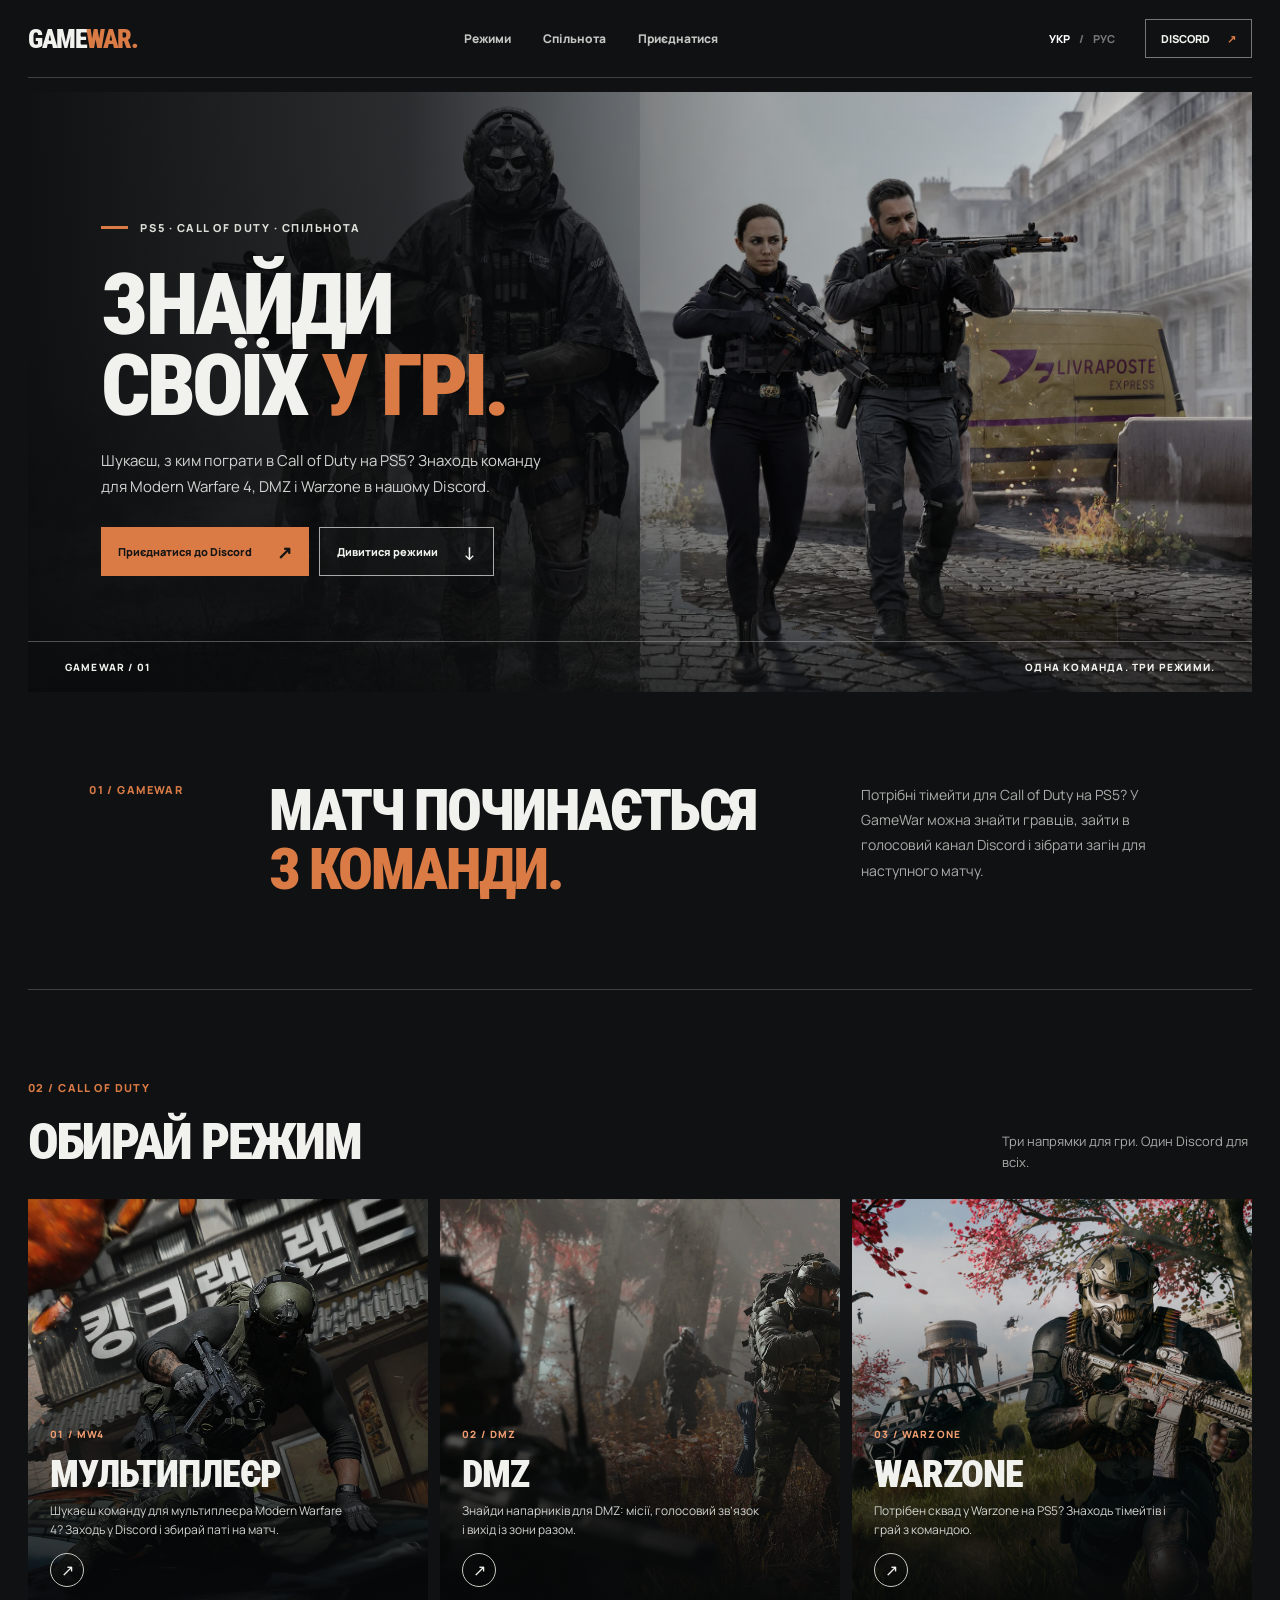
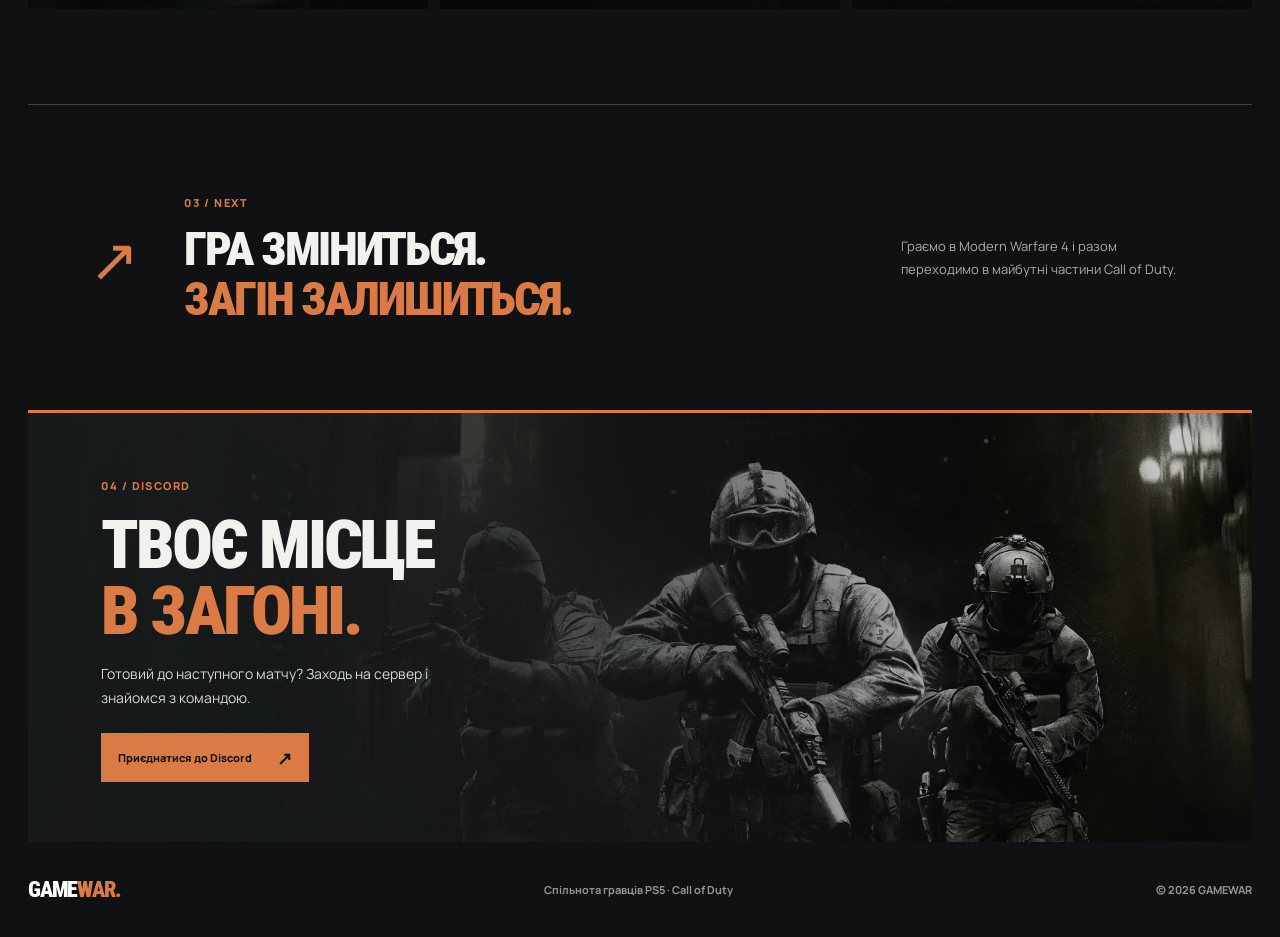
<file: index.html>
<!doctype html>
<html lang="uk"><head><meta charset="utf-8"><meta name="viewport" content="width=device-width,initial-scale=1"><meta name="theme-color" content="#101112"><meta name="description" content="Шукаєш тімейтів для Call of Duty на PS5? Знайди загін для Modern Warfare 4, DMZ та Warzone в Discord-спільноті GameWar."><title>З ким пограти в Call of Duty на PS5 — команда для Warzone і DMZ | GameWar</title><link rel="stylesheet" href="styles.css"><link rel="canonical" href="https://gamewar.fun/"><link rel="alternate" href="https://gamewar.fun/" hreflang="uk"><link rel="alternate" href="https://gamewar.fun/ru/" hreflang="ru"><link rel="alternate" href="https://gamewar.fun/" hreflang="x-default"><link rel="icon" href="https://gamewar.fun/favicon.svg"><link rel="shortcut icon" href="https://gamewar.fun/favicon.ico"><meta property="og:type" content="website"><meta property="og:site_name" content="GameWar"><meta property="og:locale" content="uk_UA"><meta property="og:title" content="З ким пограти в Call of Duty на PS5 — команда для Warzone і DMZ | GameWar"><meta property="og:description" content="Шукаєш тімейтів для Call of Duty на PS5? Знайди загін для Modern Warfare 4, DMZ та Warzone в Discord-спільноті GameWar."><meta property="og:url" content="https://gamewar.fun/"><meta property="og:image" content="https://gamewar.fun/assets/og-gamewar.jpg"><meta property="og:image:width" content="1200"><meta property="og:image:height" content="630"><meta property="og:image:alt" content="GameWar — загін для твоєї гри в Call of Duty на PS5"><meta name="twitter:card" content="summary_large_image"><meta name="twitter:image" content="https://gamewar.fun/assets/og-gamewar.jpg"></head>
<body><div class="site" id="top"><header class="header"><a href="#top" class="logo" aria-label="GameWar">GAME<span>WAR</span><i>.</i></a><nav class="nav" aria-label="Навігація"><a href="#modes" data-i18n="navModes">Режими</a><a href="#community" data-i18n="navCommunity">Спільнота</a><a href="#join" data-i18n="navJoin">Приєднатися</a></nav><div class="header-right"><div class="language" aria-label="Мова сайту"><button type="button" data-lang="uk" class="active" aria-pressed="true" data-target="">УКР</button><span>/</span><button type="button" data-lang="ru" aria-pressed="false" class="" data-target="/ru/">РУС</button></div><a class="header-discord discord-link" href="https://discord.com/invite/mzwFcDHk5Z" target="_blank" rel="noopener noreferrer">DISCORD <span>↗</span></a><button class="menu-toggle" type="button" aria-label="Відкрити меню" aria-expanded="false">☰</button></div></header>
<main><section class="hero"><div class="hero-image"></div><div class="hero-overlay"></div><div class="hero-content"><div class="hero-topline"><span class="accent-line"></span><span data-i18n="heroEyebrow">PS5 · CALL OF DUTY · СПІЛЬНОТА</span></div><h1 data-i18n-html="heroTitle">ЗНАЙДИ<br>СВОЇХ <em>У ГРІ.</em></h1><p data-i18n="heroText">Шукаєш, з ким пограти в Call of Duty на PS5? Знаходь команду для Modern Warfare 4, DMZ і Warzone в нашому Discord.</p><div class="hero-actions"><a class="button button-main discord-link" href="https://discord.com/invite/mzwFcDHk5Z" target="_blank" rel="noopener noreferrer"><span data-i18n="joinDiscord">Приєднатися до Discord</span><b>↗</b></a><a class="button button-outline" href="#modes"><span data-i18n="viewModes">Дивитися режими</span><b>↓</b></a></div></div><div class="hero-caption"><span>GAMEWAR / 01</span><span data-i18n="heroCaption">ОДНА КОМАНДА. ТРИ РЕЖИМИ.</span></div></section>
<section class="content-intro" id="community"><div class="intro-index">01 / GAMEWAR</div><h2 data-i18n-html="introTitle">МАТЧ ПОЧИНАЄТЬСЯ<br><em>З КОМАНДИ.</em></h2><p data-i18n="introText">Потрібні тімейти для Call of Duty на PS5? У GameWar можна знайти гравців, зайти в голосовий канал Discord і зібрати загін для наступного матчу.</p></section>
<section class="modes-section" id="modes"><div class="section-head"><div><span class="section-index">02 / CALL OF DUTY</span><h2 data-i18n="modesTitle">ОБИРАЙ РЕЖИМ</h2></div><p data-i18n="modesIntro">Три напрямки для гри. Один Discord для всіх.</p></div><div class="modes-grid">
<article class="mode-card multiplayer"><div class="card-image"></div><div class="card-shade"></div><div class="card-content"><span class="card-number">01 / MW4</span><h3 data-i18n="multiplayer">МУЛЬТИПЛЕЄР</h3><p data-i18n="multiplayerText">Шукаєш команду для мультиплеєра Modern Warfare 4? Заходь у Discord і збирай паті на матч.</p><span class="card-mark">↗</span></div></article>
<article class="mode-card dmz"><div class="card-image"></div><div class="card-shade"></div><div class="card-content"><span class="card-number">02 / DMZ</span><h3>DMZ</h3><p data-i18n="dmzText">Знайди напарників для DMZ: місії, голосовий зв’язок і вихід із зони разом.</p><span class="card-mark">↗</span></div></article>
<article class="mode-card warzone"><div class="card-image"></div><div class="card-shade"></div><div class="card-content"><span class="card-number">03 / WARZONE</span><h3>WARZONE</h3><p data-i18n="warzoneText">Потрібен сквад у Warzone на PS5? Знаходь тімейтів і грай з командою.</p><span class="card-mark">↗</span></div></article></div></section>
<section class="future"><div class="future-icon">↗</div><div><span class="section-index">03 / NEXT</span><h2 data-i18n-html="futureTitle">ГРА ЗМІНИТЬСЯ.<br><em>ЗАГІН ЗАЛИШИТЬСЯ.</em></h2></div><p data-i18n="futureText">Граємо в Modern Warfare 4 і разом переходимо в майбутні частини Call of Duty.</p></section>
<section class="join" id="join"><div class="join-content"><span class="section-index">04 / DISCORD</span><h2 data-i18n-html="joinTitle">ТВОЄ МІСЦЕ<br><em>В ЗАГОНІ.</em></h2><p data-i18n="joinText">Готовий до наступного матчу? Заходь на сервер і знайомся з командою.</p><a class="button button-dark discord-link" href="https://discord.com/invite/mzwFcDHk5Z" target="_blank" rel="noopener noreferrer"><span data-i18n="joinDiscord">Приєднатися до Discord</span><b>↗</b></a></div></section></main><footer><a href="#top" class="logo">GAME<span>WAR</span><i>.</i></a><span data-i18n="footerText">Спільнота гравців PS5 · Call of Duty</span><span>© <span id="year"></span> GAMEWAR</span></footer></div>
<dialog id="invite-dialog"><button class="dialog-close" type="button" aria-label="Закрити">×</button><span class="dialog-tag">GAMEWAR / DISCORD</span><h2 data-i18n="dialogTitle">ПОСИЛАННЯ ЩЕ НЕ ДОДАНО</h2><p data-i18n="dialogText">Додайте запрошення Discord у файл script.js, щоб кнопки відкривали сервер.</p><button class="dialog-ok" type="button" data-i18n="dialogOk">Зрозуміло</button></dialog><script src="script.js"></script></body></html>
</file>
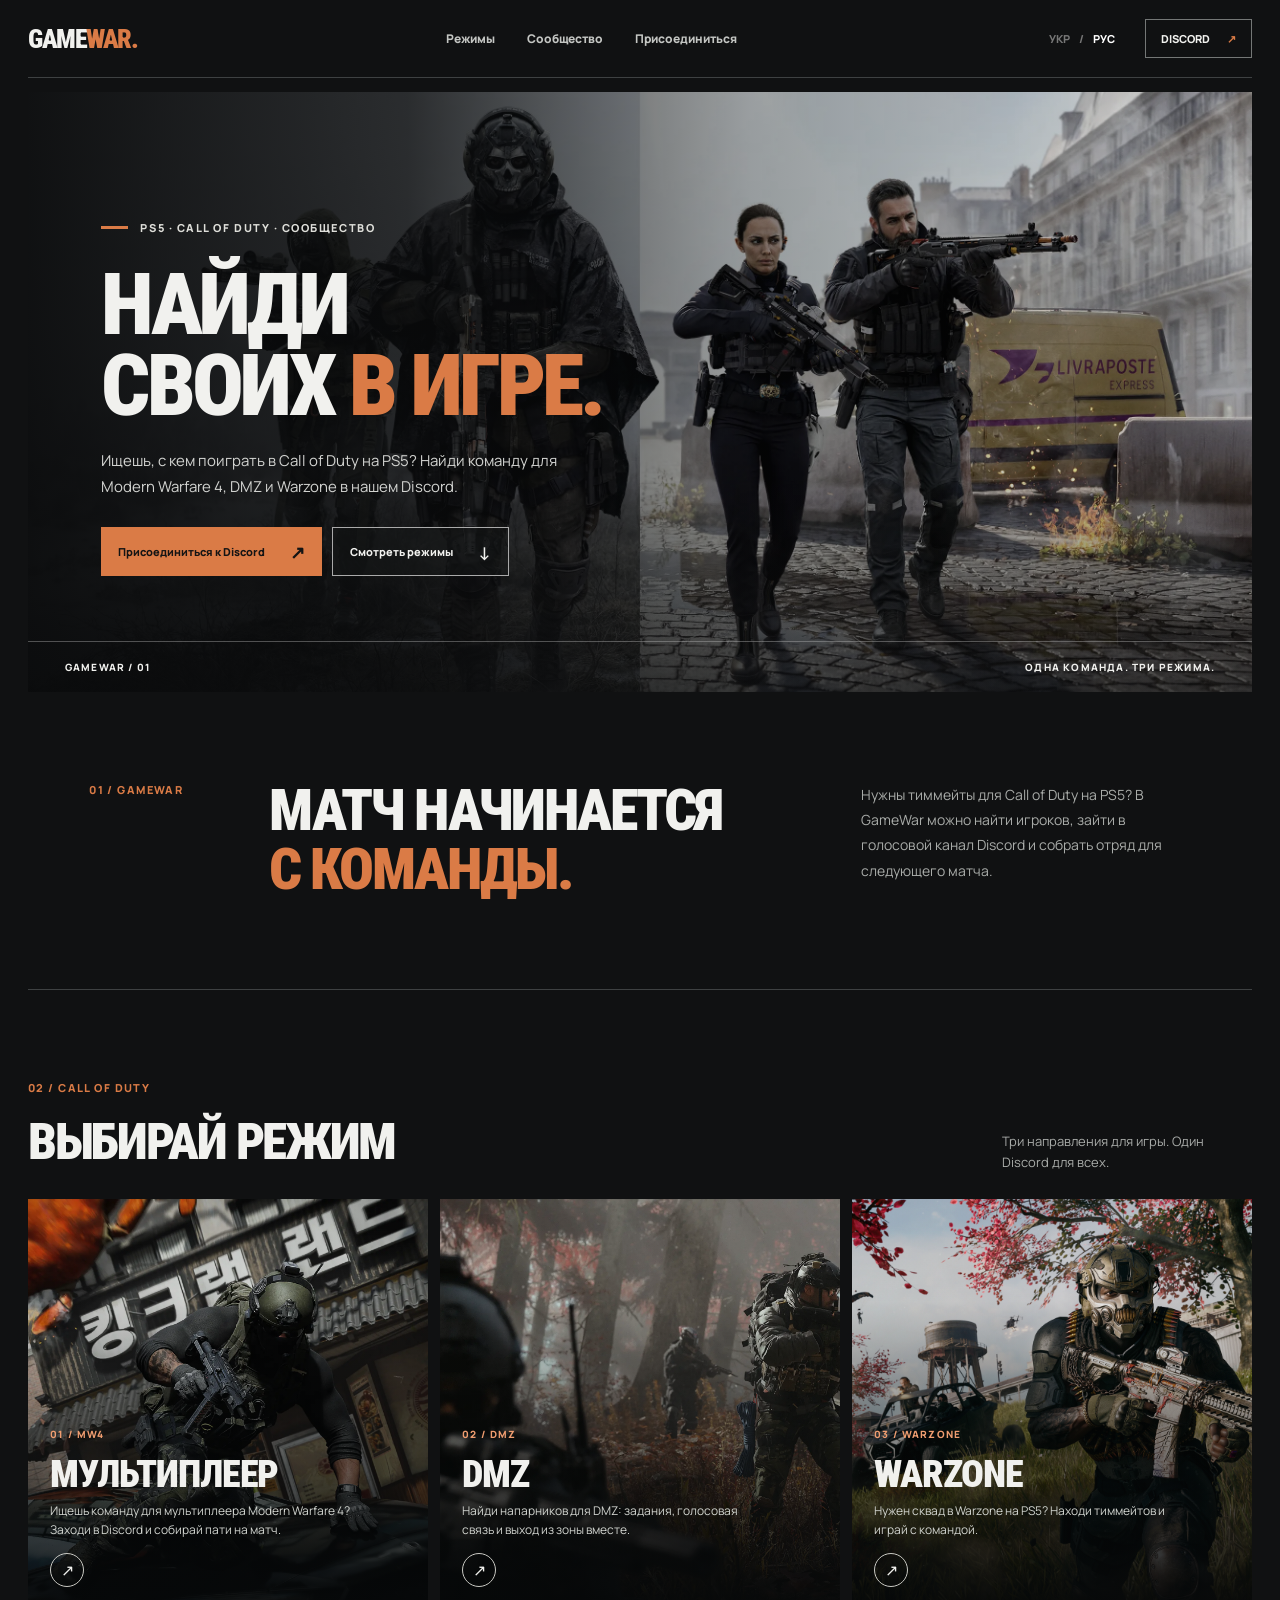
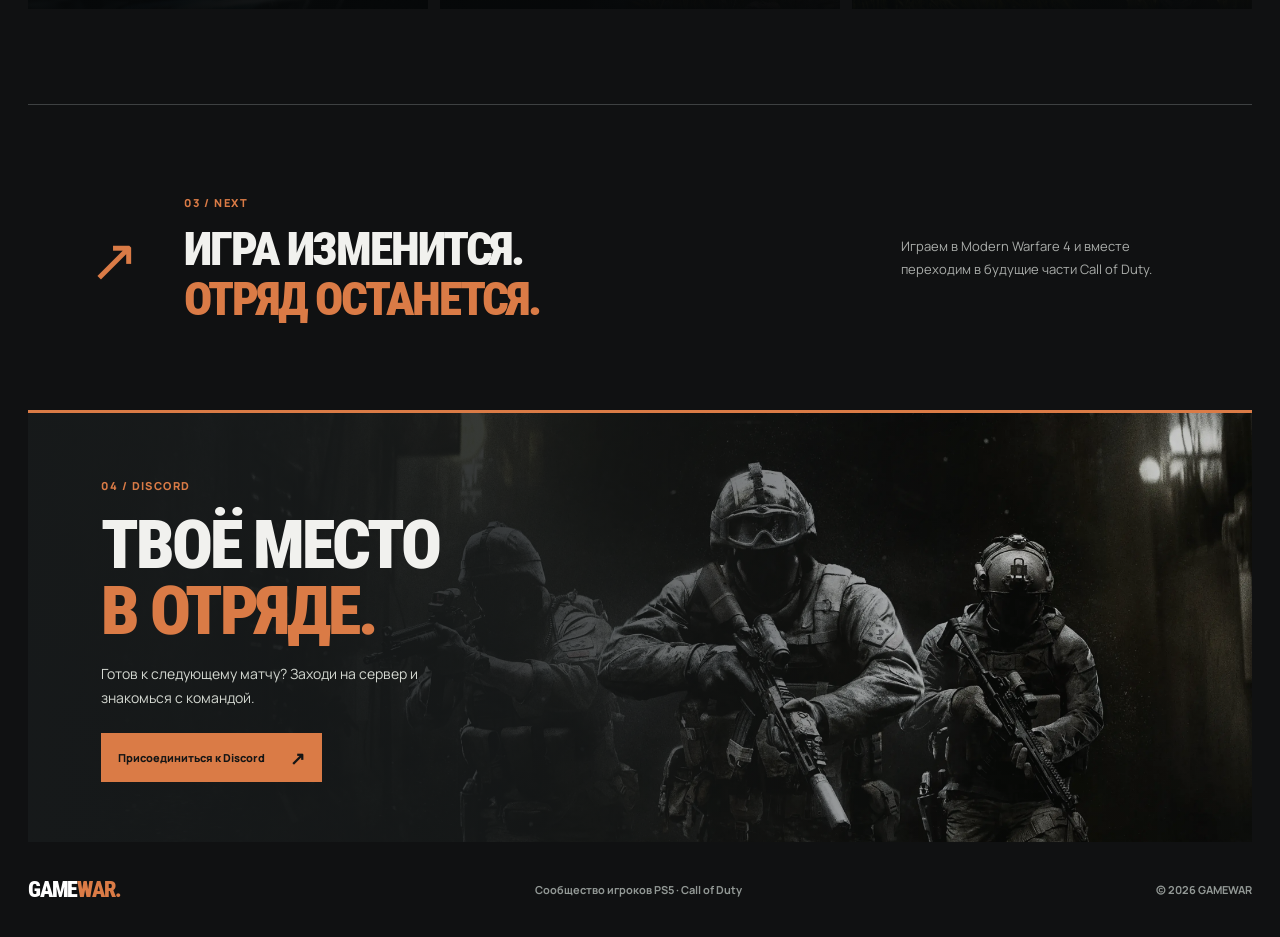
<file: ru/index.html>
<!doctype html>
<html lang="ru"><head><meta charset="utf-8"><meta name="viewport" content="width=device-width,initial-scale=1"><meta name="theme-color" content="#101112"><meta name="description" content="Ищешь тиммейтов для Call of Duty на PS5? Найди отряд для Modern Warfare 4, DMZ и Warzone в Discord-сообществе GameWar."><title>С кем поиграть в Call of Duty на PS5 — команда для Warzone и DMZ | GameWar</title><link rel="stylesheet" href="../styles.css"><link rel="canonical" href="https://gamewar.fun/ru/"><link rel="alternate" href="https://gamewar.fun/" hreflang="uk"><link rel="alternate" href="https://gamewar.fun/ru/" hreflang="ru"><link rel="alternate" href="https://gamewar.fun/" hreflang="x-default"><link rel="icon" href="https://gamewar.fun/favicon.svg"><link rel="shortcut icon" href="https://gamewar.fun/favicon.ico"><meta property="og:type" content="website"><meta property="og:site_name" content="GameWar"><meta property="og:locale" content="ru_RU"><meta property="og:title" content="С кем поиграть в Call of Duty на PS5 — команда для Warzone и DMZ | GameWar"><meta property="og:description" content="Ищешь тиммейтов для Call of Duty на PS5? Найди отряд для Modern Warfare 4, DMZ и Warzone в Discord-сообществе GameWar."><meta property="og:url" content="https://gamewar.fun/ru/"><meta property="og:image" content="https://gamewar.fun/assets/og-gamewar.jpg"><meta property="og:image:width" content="1200"><meta property="og:image:height" content="630"><meta property="og:image:alt" content="GameWar — загін для твоєї гри в Call of Duty на PS5"><meta name="twitter:card" content="summary_large_image"><meta name="twitter:image" content="https://gamewar.fun/assets/og-gamewar.jpg"></head>
<body><div class="site" id="top"><header class="header"><a href="#top" class="logo" aria-label="GameWar">GAME<span>WAR</span><i>.</i></a><nav class="nav" aria-label="Навігація"><a href="#modes" data-i18n="navModes">Режимы</a><a href="#community" data-i18n="navCommunity">Сообщество</a><a href="#join" data-i18n="navJoin">Присоединиться</a></nav><div class="header-right"><div class="language" aria-label="Мова сайту"><button type="button" data-lang="uk" class="" aria-pressed="false" data-target="/">УКР</button><span>/</span><button type="button" data-lang="ru" aria-pressed="true" class="active" data-target="">РУС</button></div><a class="header-discord discord-link" href="https://discord.com/invite/mzwFcDHk5Z" target="_blank" rel="noopener noreferrer">DISCORD <span>↗</span></a><button class="menu-toggle" type="button" aria-label="Відкрити меню" aria-expanded="false">☰</button></div></header>
<main><section class="hero"><div class="hero-image"></div><div class="hero-overlay"></div><div class="hero-content"><div class="hero-topline"><span class="accent-line"></span><span data-i18n="heroEyebrow">PS5 · CALL OF DUTY · СООБЩЕСТВО</span></div><h1 data-i18n-html="heroTitle">НАЙДИ<br>СВОИХ <em>В ИГРЕ.</em></h1><p data-i18n="heroText">Ищешь, с кем поиграть в Call of Duty на PS5? Найди команду для Modern Warfare 4, DMZ и Warzone в нашем Discord.</p><div class="hero-actions"><a class="button button-main discord-link" href="https://discord.com/invite/mzwFcDHk5Z" target="_blank" rel="noopener noreferrer"><span data-i18n="joinDiscord">Присоединиться к Discord</span><b>↗</b></a><a class="button button-outline" href="#modes"><span data-i18n="viewModes">Смотреть режимы</span><b>↓</b></a></div></div><div class="hero-caption"><span>GAMEWAR / 01</span><span data-i18n="heroCaption">ОДНА КОМАНДА. ТРИ РЕЖИМА.</span></div></section>
<section class="content-intro" id="community"><div class="intro-index">01 / GAMEWAR</div><h2 data-i18n-html="introTitle">МАТЧ НАЧИНАЕТСЯ<br><em>С КОМАНДЫ.</em></h2><p data-i18n="introText">Нужны тиммейты для Call of Duty на PS5? В GameWar можно найти игроков, зайти в голосовой канал Discord и собрать отряд для следующего матча.</p></section>
<section class="modes-section" id="modes"><div class="section-head"><div><span class="section-index">02 / CALL OF DUTY</span><h2 data-i18n="modesTitle">ВЫБИРАЙ РЕЖИМ</h2></div><p data-i18n="modesIntro">Три направления для игры. Один Discord для всех.</p></div><div class="modes-grid">
<article class="mode-card multiplayer"><div class="card-image"></div><div class="card-shade"></div><div class="card-content"><span class="card-number">01 / MW4</span><h3 data-i18n="multiplayer">МУЛЬТИПЛЕЕР</h3><p data-i18n="multiplayerText">Ищешь команду для мультиплеера Modern Warfare 4? Заходи в Discord и собирай пати на матч.</p><span class="card-mark">↗</span></div></article>
<article class="mode-card dmz"><div class="card-image"></div><div class="card-shade"></div><div class="card-content"><span class="card-number">02 / DMZ</span><h3>DMZ</h3><p data-i18n="dmzText">Найди напарников для DMZ: задания, голосовая связь и выход из зоны вместе.</p><span class="card-mark">↗</span></div></article>
<article class="mode-card warzone"><div class="card-image"></div><div class="card-shade"></div><div class="card-content"><span class="card-number">03 / WARZONE</span><h3>WARZONE</h3><p data-i18n="warzoneText">Нужен сквад в Warzone на PS5? Находи тиммейтов и играй с командой.</p><span class="card-mark">↗</span></div></article></div></section>
<section class="future"><div class="future-icon">↗</div><div><span class="section-index">03 / NEXT</span><h2 data-i18n-html="futureTitle">ИГРА ИЗМЕНИТСЯ.<br><em>ОТРЯД ОСТАНЕТСЯ.</em></h2></div><p data-i18n="futureText">Играем в Modern Warfare 4 и вместе переходим в будущие части Call of Duty.</p></section>
<section class="join" id="join"><div class="join-content"><span class="section-index">04 / DISCORD</span><h2 data-i18n-html="joinTitle">ТВОЁ МЕСТО<br><em>В ОТРЯДЕ.</em></h2><p data-i18n="joinText">Готов к следующему матчу? Заходи на сервер и знакомься с командой.</p><a class="button button-dark discord-link" href="https://discord.com/invite/mzwFcDHk5Z" target="_blank" rel="noopener noreferrer"><span data-i18n="joinDiscord">Присоединиться к Discord</span><b>↗</b></a></div></section></main><footer><a href="#top" class="logo">GAME<span>WAR</span><i>.</i></a><span data-i18n="footerText">Сообщество игроков PS5 · Call of Duty</span><span>© <span id="year"></span> GAMEWAR</span></footer></div>
<dialog id="invite-dialog"><button class="dialog-close" type="button" aria-label="Закрити">×</button><span class="dialog-tag">GAMEWAR / DISCORD</span><h2 data-i18n="dialogTitle">ССЫЛКА ЕЩЁ НЕ ДОБАВЛЕНА</h2><p data-i18n="dialogText">Добавьте приглашение Discord в файл script.js, чтобы кнопки открывали сервер.</p><button class="dialog-ok" type="button" data-i18n="dialogOk">Понятно</button></dialog><script src="../script.js"></script></body></html>
</file>
<file: styles.css>
@import url('https://fonts.googleapis.com/css2?family=Manrope:wght@400;500;600;700;800&family=Roboto+Condensed:wght@600;700;800;900&display=swap');
:root{--bg:#101112;--panel:#191b1c;--line:#3e4142;--text:#f1f1ee;--muted:#a9aca9;--accent:#da7b46;--display:'Roboto Condensed',Impact,sans-serif;--body:Manrope,Arial,sans-serif}*{box-sizing:border-box}html{scroll-behavior:smooth}body{margin:0;background:var(--bg);color:var(--text);font-family:var(--body)}a{color:inherit;text-decoration:none}button{font:inherit}.site{max-width:1600px;margin:auto;padding:0 28px}.header{height:78px;display:flex;align-items:center;gap:50px;border-bottom:1px solid var(--line)}.logo{font:900 26px var(--display);letter-spacing:-.055em;white-space:nowrap}.logo span{color:var(--accent)}.logo i{color:var(--accent);font-style:normal}.nav{display:flex;gap:32px;margin:auto;font-size:12px;font-weight:800}.nav a{color:#c4c6c3}.nav a:hover{color:var(--accent)}.header-right{display:flex;align-items:center;gap:26px}.language{display:flex;align-items:center;gap:5px;color:#777;font-size:11px;font-weight:800}.language button{border:0;background:none;color:#777;padding:4px;cursor:pointer;font-size:11px;font-weight:800}.language button.active{color:#fff}.language button:hover{color:var(--accent)}.header-discord{border:1px solid #747776;padding:11px 15px;font-size:11px;font-weight:800;white-space:nowrap}.header-discord span{color:var(--accent);margin-left:15px}.header-discord:hover{background:var(--accent);border-color:var(--accent);color:#111}.header-discord:hover span{color:#111}.menu-toggle{display:none}.hero{position:relative;min-height:600px;margin-top:14px;overflow:hidden;background:#242628}.hero-image{position:absolute;inset:0;background:url('assets/operators-official.webp') 42% 45%/cover no-repeat;filter:contrast(1.05) saturate(.72)}.hero-overlay{position:absolute;inset:0;background:linear-gradient(90deg,rgba(10,11,12,.97),rgba(10,11,12,.84) 31%,rgba(10,11,12,.38) 59%,rgba(10,11,12,.1)),linear-gradient(0deg,#101112b8,transparent 35%)}.hero-content{position:relative;z-index:1;padding:128px 0 110px 6%;max-width:750px}.hero-topline{display:flex;align-items:center;gap:12px;color:#deded9;font-size:11px;font-weight:800;letter-spacing:.14em}.accent-line{width:27px;height:3px;background:var(--accent)}h1,h2,h3,p{margin-top:0}.hero h1,.content-intro h2,.section-head h2,.future h2,.join h2{font-family:var(--display);font-weight:900;letter-spacing:-.045em}.hero h1{font-size:clamp(64px,6.7vw,105px);line-height:.94;margin:30px 0 22px}.hero h1 em,.content-intro em,.future em,.join em{font-style:normal;color:var(--accent)}.hero p{max-width:465px;font-size:15px;line-height:1.7;color:#d2d3d0}.hero-actions{display:flex;gap:10px;margin-top:28px}.button{min-height:49px;padding:0 17px;display:inline-flex;align-items:center;justify-content:space-between;gap:25px;font-size:11px;font-weight:800;transition:transform .2s,background .2s}.button:hover{transform:translateY(-3px)}.button b{font-size:18px;font-weight:600}.button-main{background:var(--accent);color:#141414}.button-outline{border:1px solid #aaa;background:#15171870}.button-outline:hover{background:#e9e9e6;color:#111}.hero-caption{position:absolute;bottom:0;left:0;right:0;padding:18px 3%;display:flex;justify-content:space-between;z-index:1;border-top:1px solid #b7b7b766;font-size:10px;font-weight:800;letter-spacing:.12em}.content-intro{padding:90px 5%;display:grid;grid-template-columns:150px 1fr 330px;gap:30px;align-items:start}.intro-index,.section-index{color:var(--accent);font-size:11px;font-weight:800;letter-spacing:.13em}.content-intro h2{font-size:clamp(41px,4.5vw,70px);line-height:1.02;margin:0}.content-intro p{color:var(--muted);font-size:14px;line-height:1.8}.modes-section{border-top:1px solid var(--line);padding:85px 0 95px}.section-head{display:flex;align-items:end;justify-content:space-between;gap:30px;margin-bottom:27px}.section-head h2{font-size:clamp(42px,4vw,62px);margin:14px 0 0}.section-head p{max-width:250px;color:var(--muted);font-size:13px;line-height:1.6;margin:0}.modes-grid{display:grid;grid-template-columns:repeat(3,1fr);gap:12px}.mode-card{position:relative;height:410px;overflow:hidden;background:#292b2b}.card-image{position:absolute;inset:0;transition:transform .5s}.mode-card:hover .card-image{transform:scale(1.05)}.multiplayer .card-image{background:url('assets/multiplayer-official.webp') center/cover}.dmz .card-image{background:url('assets/dmz-official.webp') center/cover}.warzone .card-image{background:url('assets/warzone-resurgence.webp') 55% center/cover}.card-shade{position:absolute;inset:0;background:linear-gradient(0deg,rgba(6,8,9,.97),rgba(6,8,9,.1) 75%)}.card-content{position:absolute;inset:auto 0 0;padding:22px}.card-number{color:#ef9d70;font-size:10px;font-weight:800;letter-spacing:.13em}.card-content h3{font:900 clamp(31px,3vw,45px)/1 var(--display);margin:12px 0 8px;letter-spacing:-.03em}.card-content p{max-width:300px;color:#d1d4cf;font-size:12px;line-height:1.6;margin:0 0 14px}.card-mark{width:34px;height:34px;border:1px solid #c8c8c2;border-radius:50%;display:grid;place-items:center;font-size:16px}.future{padding:85px 5%;border-top:1px solid var(--line);display:grid;grid-template-columns:65px 1fr 290px;align-items:center;gap:30px}.future-icon{font-size:60px;color:var(--accent);line-height:1}.future h2{font-size:clamp(38px,3.7vw,58px);line-height:1.05;margin:13px 0 0}.future p{color:var(--muted);font-size:13px;line-height:1.75;margin:0}.join{min-height:400px;background:#242728 url('assets/mw4-hero-official.webp') left top/120% auto no-repeat;position:relative;overflow:hidden;display:flex;align-items:center;padding:60px 6%;border-top:3px solid var(--accent)}.join:before{content:'';position:absolute;inset:0;background:linear-gradient(90deg,#171a1bf5 0%,#171a1bd8 38%,#171a1b35 82%);z-index:1}.join-content{position:relative;z-index:2;max-width:560px}.join h2{font-size:clamp(48px,5.3vw,80px);line-height:.98;margin:17px 0}.join p{font-size:14px;color:#d4d8d1;line-height:1.7;max-width:380px}.button-dark{background:var(--accent);color:#151515;margin-top:10px}footer{height:95px;display:flex;justify-content:space-between;align-items:center;gap:20px;color:#929895;font-size:11px;font-weight:700}footer .logo{color:#fff;font-size:22px}dialog{border:1px solid #686d69;background:#202324;color:#fff;max-width:420px;padding:32px;box-shadow:0 20px 80px #000}dialog::backdrop{background:#000b}.dialog-close{position:absolute;top:7px;right:14px;background:none;border:0;color:#fff;font-size:27px;cursor:pointer}.dialog-tag{font-size:10px;font-weight:800;color:var(--accent)}dialog h2{font:900 32px/1.05 var(--display);margin:19px 0}dialog p{font-size:13px;line-height:1.6;color:#c2c6c1}dialog code{color:var(--accent)}.dialog-ok{background:var(--accent);border:0;padding:13px 18px;font-size:11px;font-weight:800;cursor:pointer}@media(max-width:900px){.site{padding:0 16px}.header{gap:20px}.nav{gap:16px}.header-right{gap:10px}.hero-content{padding-left:5%;max-width:650px}.content-intro{grid-template-columns:1fr 2fr}.content-intro p{grid-column:2}.future{grid-template-columns:50px 1fr}.future p{grid-column:2}}@media(max-width:650px){.header{height:68px}.logo{font-size:22px}.nav{display:none;position:absolute;top:68px;left:16px;right:16px;z-index:10;padding:20px;background:#202324;border:1px solid #555;flex-direction:column}.nav.open{display:flex}.header-discord{display:none}.menu-toggle{display:block;background:none;color:#fff;border:0;font-size:23px}.hero{min-height:620px;margin-top:9px}.hero-image{background-position:30% center}.hero-overlay{background:linear-gradient(90deg,#0b0d0ded,#0b0d0d75),linear-gradient(0deg,#0b0d0de0,transparent 65%)}.hero-content{padding:105px 6% 90px}.hero h1{font-size:clamp(54px,11vw,75px)}.hero p{font-size:13px}.hero-actions{flex-wrap:wrap}.hero-caption{font-size:8px}.content-intro{display:block;padding:70px 3%}.content-intro h2{font-size:clamp(42px,9vw,58px);margin:20px 0}.content-intro p{max-width:500px}.modes-section{padding:65px 0}.section-head{display:block}.section-head h2{font-size:clamp(42px,9vw,55px)}.section-head p{margin-top:13px}.modes-grid{grid-template-columns:1fr}.mode-card{height:310px}.card-content h3{font-size:39px}.future{display:block;padding:70px 3%}.future-icon{display:none}.future h2{font-size:clamp(39px,8vw,55px)}.future p{margin-top:20px}.join{min-height:470px;padding:40px 6%;align-items:start;background-size:cover;background-position:55% top}.join:before{background:linear-gradient(90deg,#202324f5,#20232480),linear-gradient(0deg,#202324a8,transparent)}.join h2{font-size:clamp(47px,10vw,64px)}footer{height:auto;min-height:105px;flex-wrap:wrap;padding:25px 0}footer>span:nth-child(2){order:3;width:100%}}@media(max-width:390px){.hero-actions .button{width:100%}.hero h1{font-size:52px}.hero-caption span:last-child{display:none}}@media(prefers-reduced-motion:reduce){html{scroll-behavior:auto}.button,.card-image{transition:none}}
</file>
